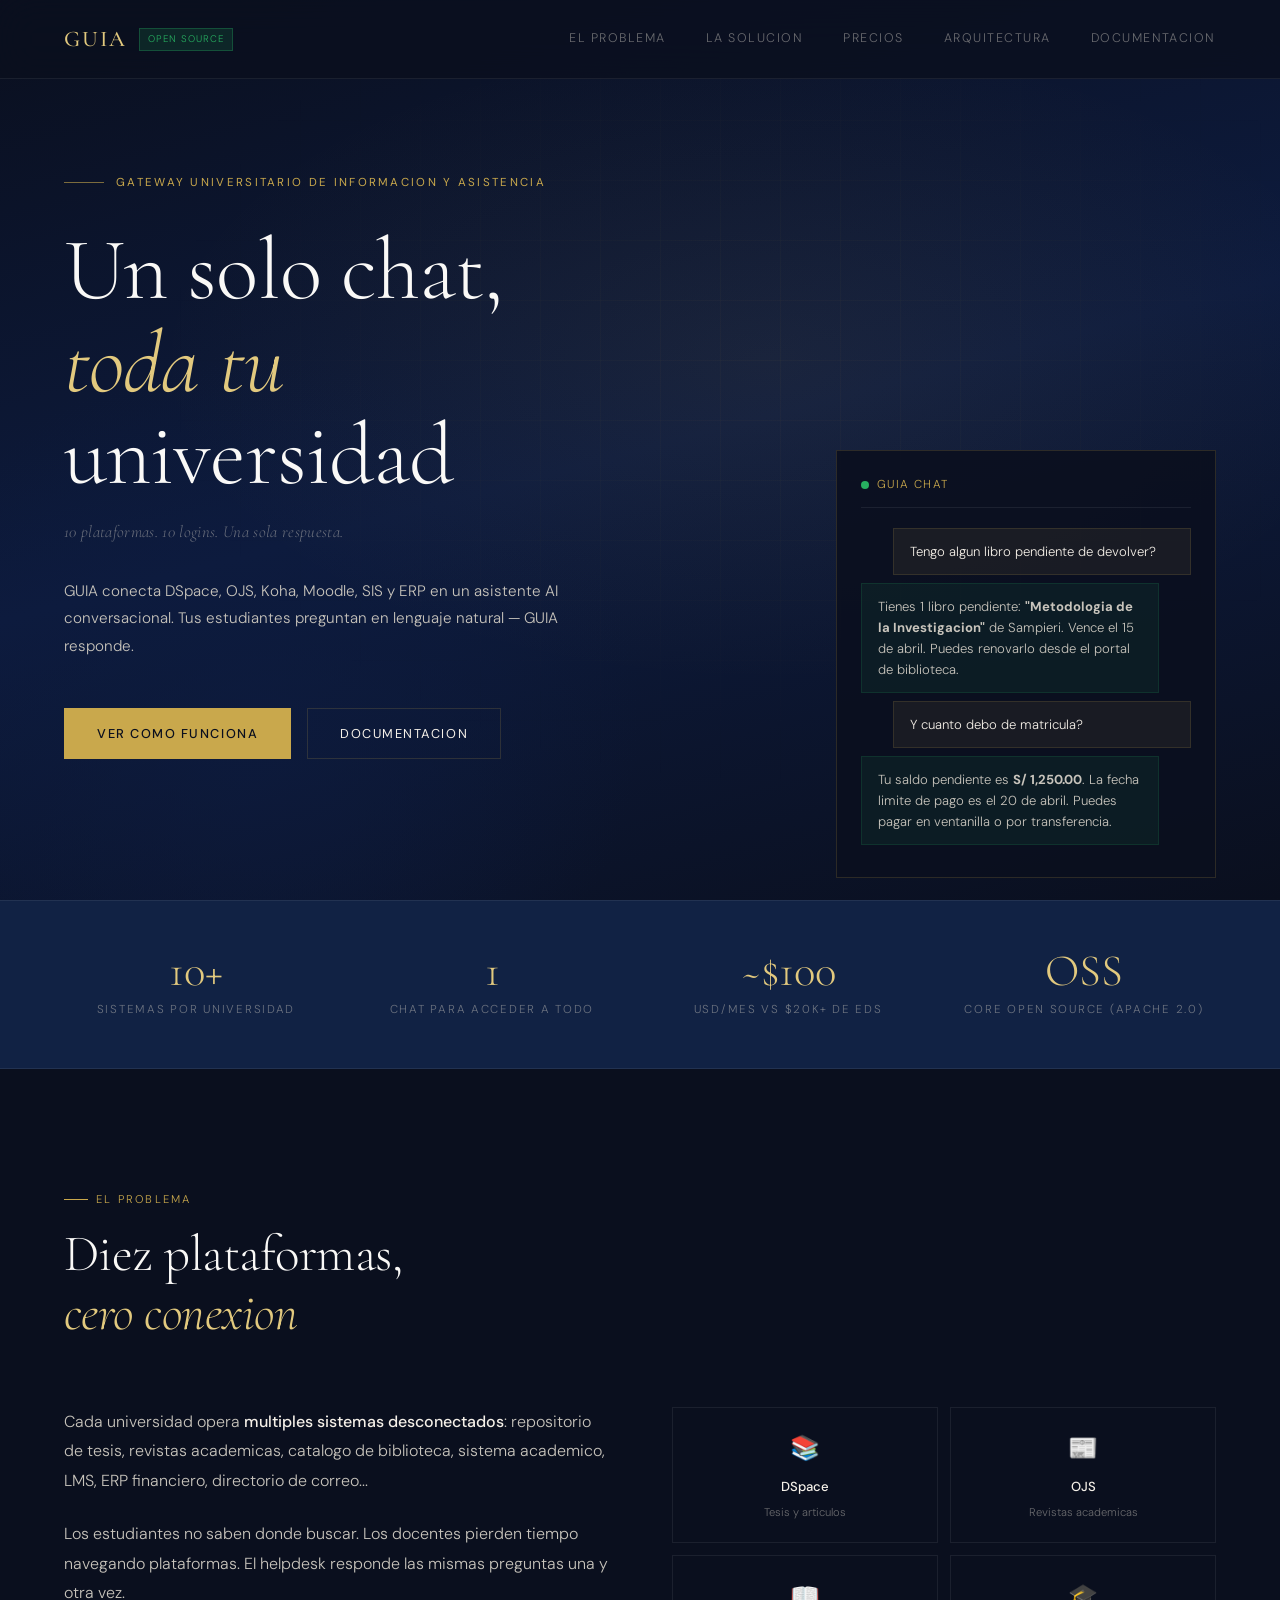
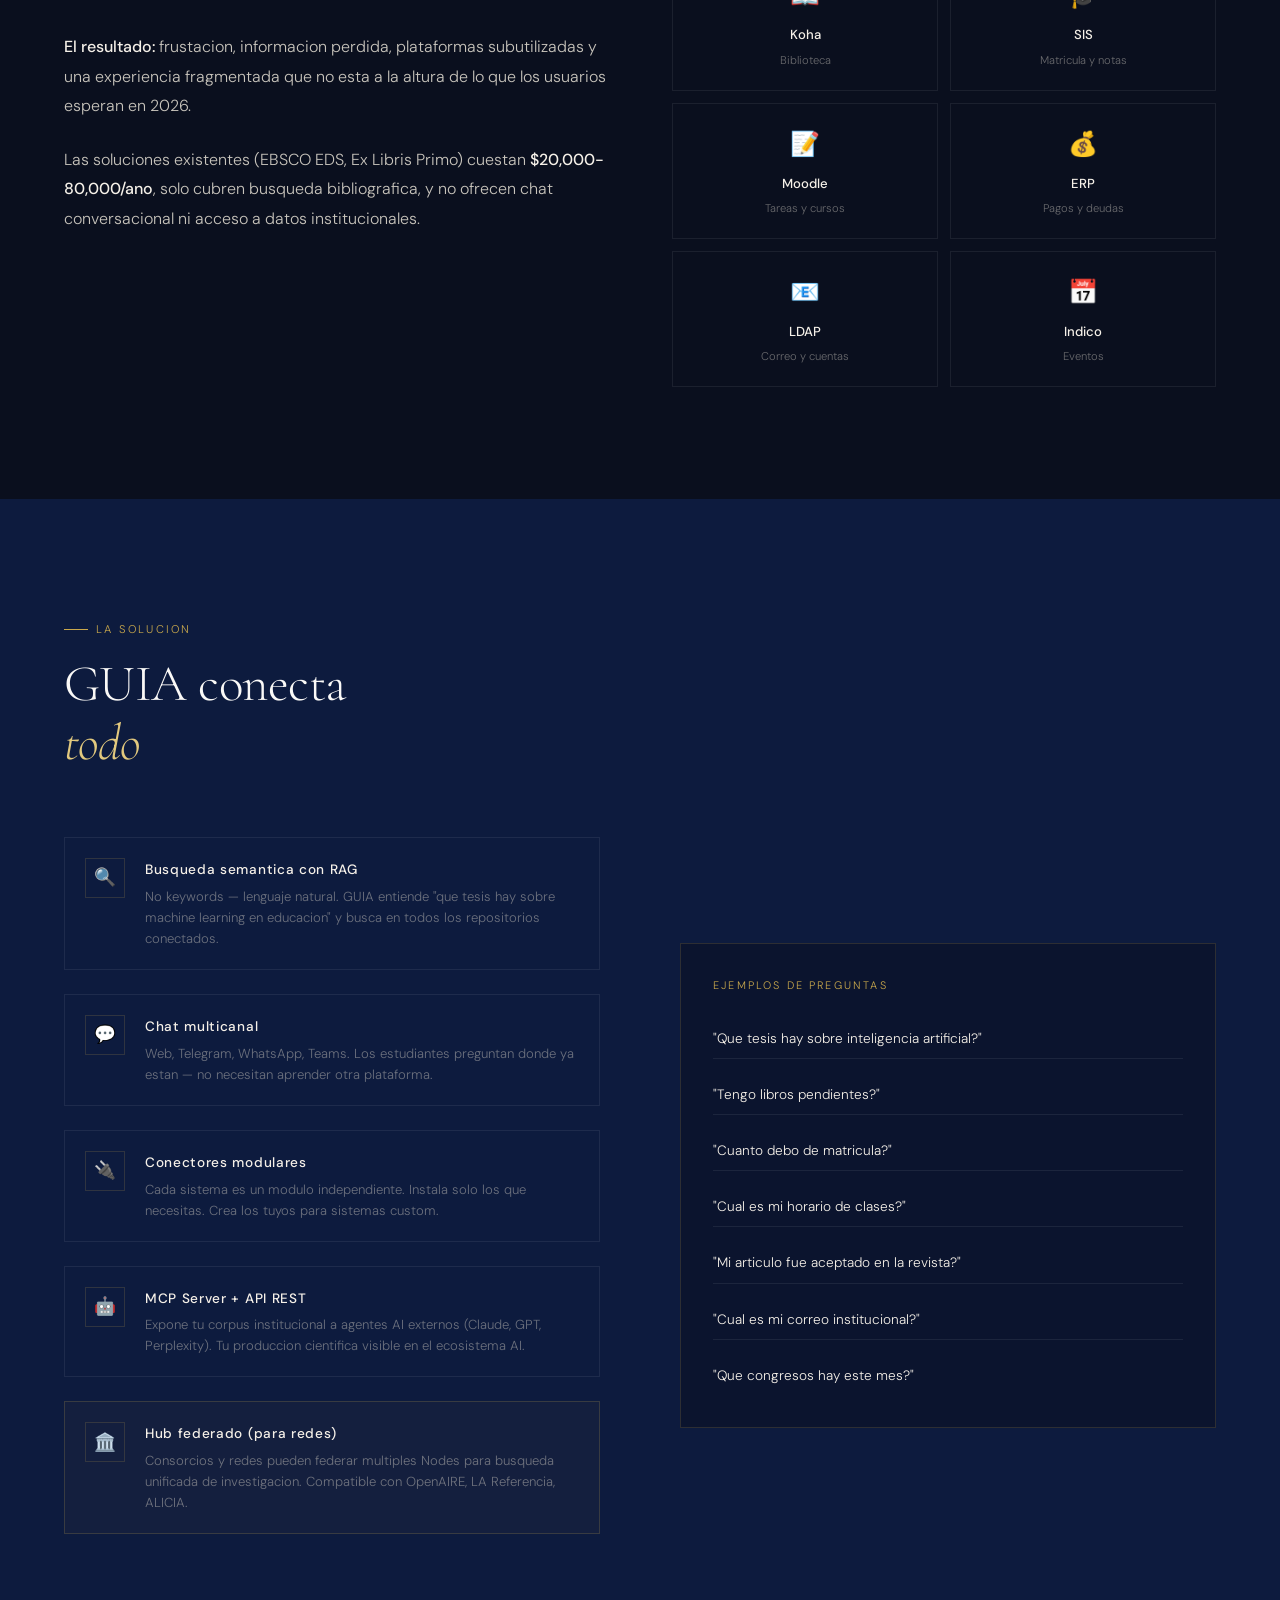
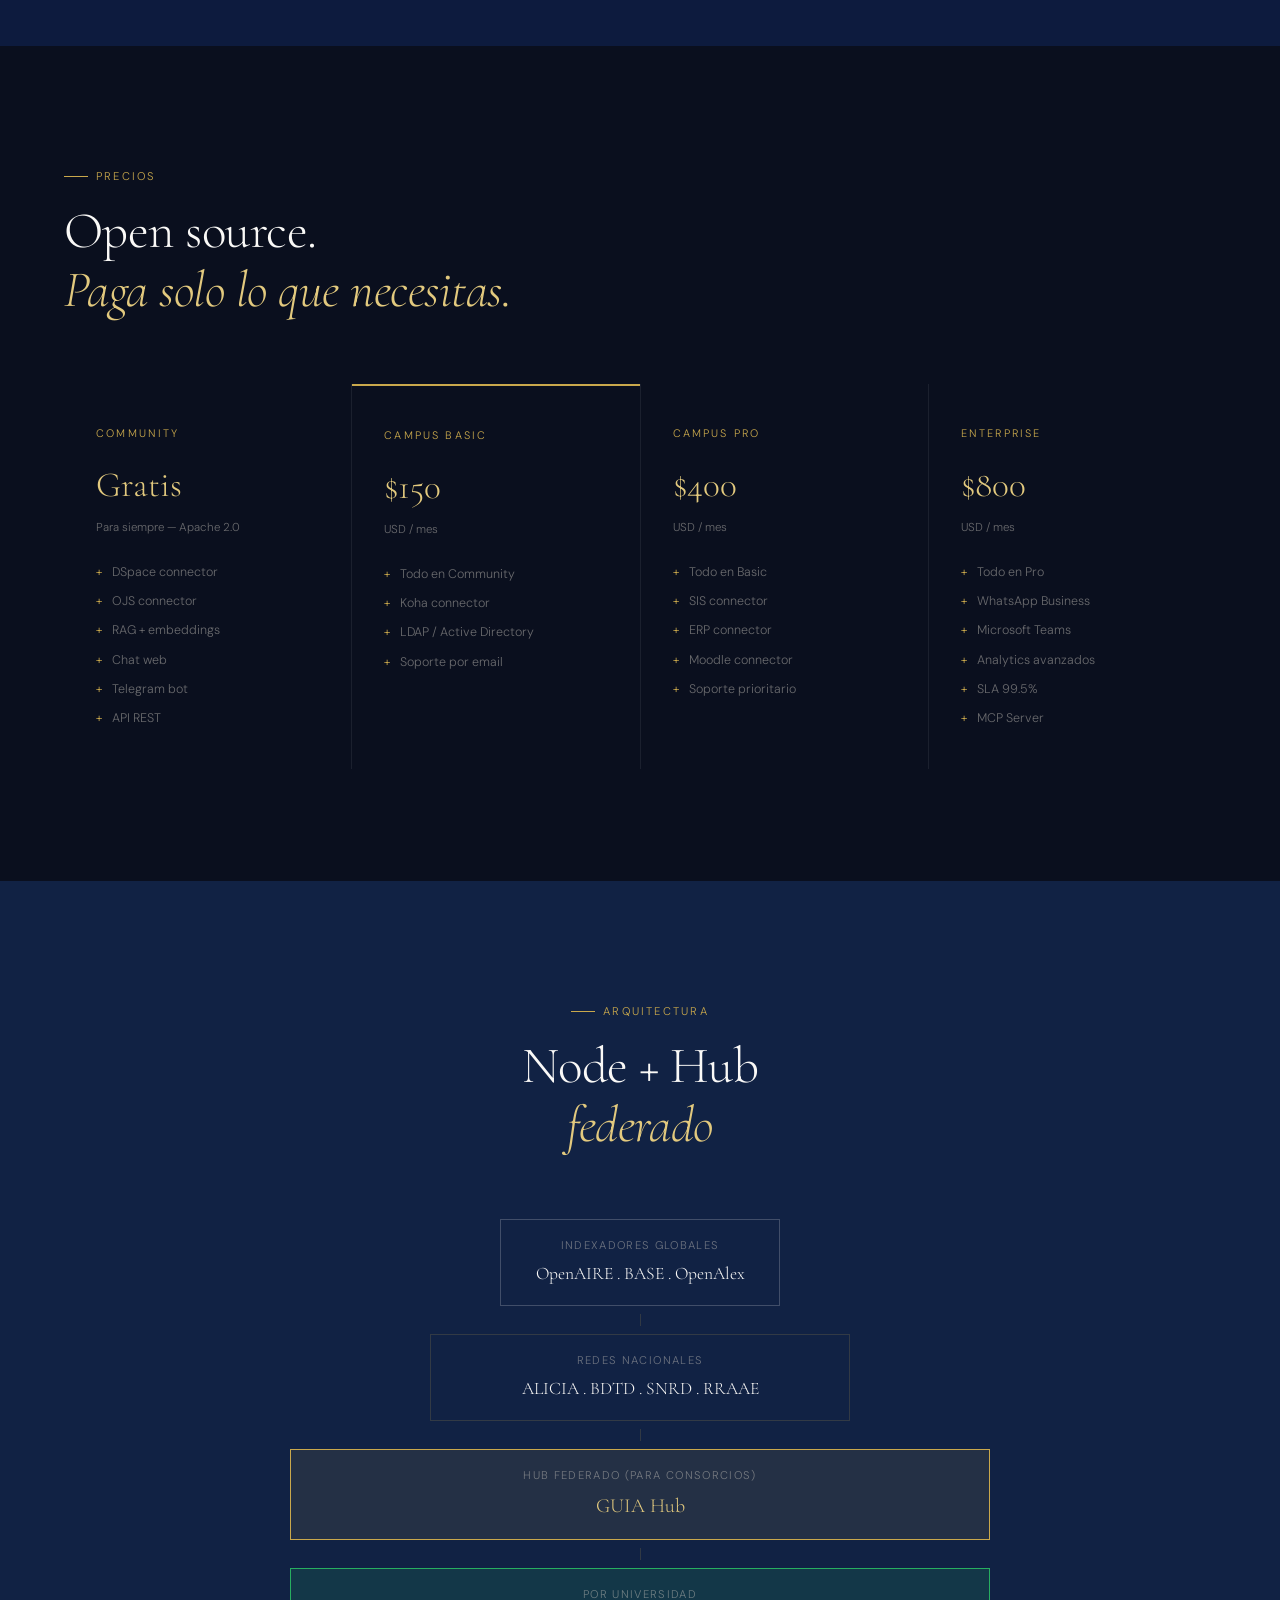
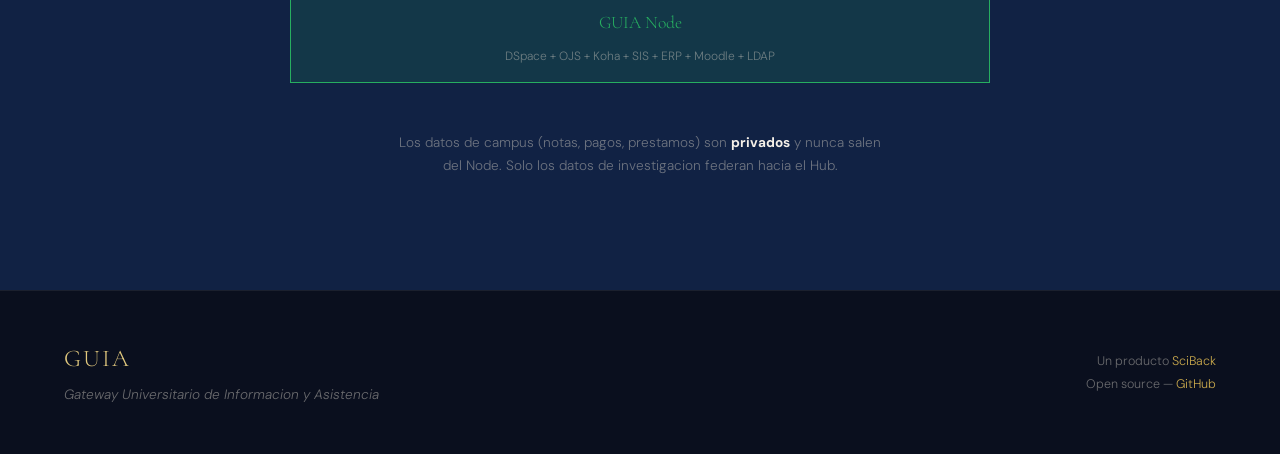
<file: index.html>
<!DOCTYPE html>
<html lang="es">
<head>
<meta charset="UTF-8">
<meta name="viewport" content="width=device-width, initial-scale=1.0">
<title>GUIA — Gateway Universitario de Informacion y Asistencia</title>
<link rel="preconnect" href="https://fonts.googleapis.com">
<link rel="preconnect" href="https://fonts.gstatic.com" crossorigin>
<link href="https://fonts.googleapis.com/css2?family=Cormorant+Garamond:ital,wght@0,300;0,400;0,500;0,600;1,300;1,400&family=DM+Sans:wght@300;400;500&family=DM+Mono:wght@400&display=swap" rel="stylesheet">
<style>
  :root {
    --midnight: #0a0f1e;
    --navy: #0d1b3e;
    --deep: #112244;
    --gold: #c9a84c;
    --gold-light: #e2c97e;
    --gold-dim: rgba(201,168,76,0.15);
    --cream: #f5f0e8;
    --cream-dim: rgba(245,240,232,0.06);
    --white: #faf9f7;
    --text: #c8c4bc;
    --text-dim: rgba(200,196,188,0.5);
    --border: rgba(201,168,76,0.18);
    --border-dim: rgba(255,255,255,0.07);
    --green: #27ae60;
    --green-dim: rgba(39,174,96,0.15);
  }
  *, *::before, *::after { box-sizing: border-box; margin: 0; padding: 0; }
  html { scroll-behavior: smooth; }
  body {
    background: var(--midnight);
    color: var(--text);
    font-family: 'DM Sans', sans-serif;
    font-weight: 300;
    line-height: 1.7;
    overflow-x: hidden;
  }
  body::before {
    content: '';
    position: fixed; inset: 0;
    background-image: url("data:image/svg+xml,%3Csvg viewBox='0 0 256 256' xmlns='http://www.w3.org/2000/svg'%3E%3Cfilter id='noise'%3E%3CfeTurbulence type='fractalNoise' baseFrequency='0.9' numOctaves='4' stitchTiles='stitch'/%3E%3C/filter%3E%3Crect width='100%25' height='100%25' filter='url(%23noise)' opacity='0.03'/%3E%3C/svg%3E");
    pointer-events: none; z-index: 0; opacity: 0.4;
  }

  /* NAV */
  nav {
    position: fixed; top: 0; left: 0; right: 0; z-index: 100;
    padding: 1.25rem 4rem;
    display: flex; align-items: center; justify-content: space-between;
    backdrop-filter: blur(20px);
    background: rgba(10,15,30,0.8);
    border-bottom: 1px solid var(--border-dim);
  }
  .nav-brand { display: flex; align-items: center; gap: 0.75rem; text-decoration: none; }
  .nav-name {
    font-family: 'Cormorant Garamond', serif;
    font-size: 1.4rem; font-weight: 500;
    color: var(--gold-light); letter-spacing: 0.08em;
  }
  .nav-tag {
    font-size: 0.6rem; letter-spacing: 0.1em; text-transform: uppercase;
    color: var(--green); background: var(--green-dim);
    padding: 0.15rem 0.5rem; border: 1px solid rgba(39,174,96,0.3);
  }
  .nav-links { display: flex; gap: 2.5rem; }
  .nav-links a {
    color: var(--text-dim); text-decoration: none;
    font-size: 0.78rem; letter-spacing: 0.12em; text-transform: uppercase;
    transition: color 0.2s;
  }
  .nav-links a:hover { color: var(--gold-light); }

  /* HERO */
  .hero {
    min-height: 100vh; display: flex; align-items: center;
    position: relative; overflow: hidden; padding: 8rem 4rem 6rem;
  }
  .hero-bg {
    position: absolute; inset: 0;
    background: radial-gradient(ellipse 80% 60% at 60% 40%, rgba(201,168,76,0.07) 0%, transparent 60%),
                radial-gradient(ellipse 60% 80% at 20% 80%, rgba(13,27,62,0.8) 0%, transparent 50%),
                linear-gradient(165deg, var(--midnight) 0%, var(--navy) 50%, var(--midnight) 100%);
  }
  .hero-grid {
    position: absolute; inset: 0;
    background-image: linear-gradient(rgba(201,168,76,0.04) 1px, transparent 1px), linear-gradient(90deg, rgba(201,168,76,0.04) 1px, transparent 1px);
    background-size: 60px 60px;
    mask-image: radial-gradient(ellipse 70% 70% at 60% 40%, black 0%, transparent 70%);
  }
  .hero-content {
    position: relative; z-index: 1; max-width: 680px;
    animation: fadeUp 1.2s ease both;
  }
  .hero-eyebrow { display: flex; align-items: center; gap: 0.75rem; margin-bottom: 2rem; }
  .hero-eyebrow-line { width: 40px; height: 1px; background: var(--gold); opacity: 0.6; }
  .hero-eyebrow-text {
    font-size: 0.72rem; letter-spacing: 0.2em; text-transform: uppercase;
    color: var(--gold); font-weight: 400;
  }
  .hero-title {
    font-family: 'Cormorant Garamond', serif;
    font-size: clamp(3.2rem, 7vw, 5.5rem);
    font-weight: 300; line-height: 1.05; color: var(--white);
    margin-bottom: 1rem; letter-spacing: -0.01em;
  }
  .hero-title em { font-style: italic; color: var(--gold-light); }
  .hero-subtitle {
    font-family: 'Cormorant Garamond', serif;
    font-size: 1.05rem; font-weight: 300; font-style: italic;
    color: var(--text-dim); margin-bottom: 2rem; letter-spacing: 0.02em;
  }
  .hero-desc {
    font-size: 0.95rem; color: var(--text);
    max-width: 520px; margin-bottom: 3rem; line-height: 1.8;
  }
  .hero-cta { display: flex; gap: 1rem; flex-wrap: wrap; }
  .btn-primary {
    padding: 0.85rem 2rem; background: var(--gold); color: var(--midnight);
    font-size: 0.8rem; letter-spacing: 0.12em; text-transform: uppercase;
    font-weight: 500; text-decoration: none; transition: all 0.2s;
    border: 1px solid var(--gold); font-family: 'DM Sans', sans-serif;
  }
  .btn-primary:hover { background: var(--gold-light); border-color: var(--gold-light); }
  .btn-secondary {
    padding: 0.85rem 2rem; background: transparent; color: var(--cream);
    font-size: 0.8rem; letter-spacing: 0.12em; text-transform: uppercase;
    font-weight: 400; text-decoration: none; border: 1px solid var(--border);
    transition: all 0.2s; font-family: 'DM Sans', sans-serif;
  }
  .btn-secondary:hover { border-color: var(--gold); color: var(--gold-light); }

  /* CHAT DEMO */
  .hero-chat {
    position: absolute; right: 4rem; top: 50%; transform: translateY(-50%);
    max-width: 380px; width: 100%;
    border: 1px solid var(--border); background: rgba(10,15,30,0.9);
    padding: 1.5rem; animation: fadeUp 1.4s 0.3s ease both;
    opacity: 0; animation-fill-mode: forwards;
  }
  .chat-header {
    display: flex; align-items: center; gap: 0.5rem;
    margin-bottom: 1.25rem; padding-bottom: 0.75rem;
    border-bottom: 1px solid var(--border-dim);
  }
  .chat-dot { width: 8px; height: 8px; border-radius: 50%; background: var(--green); }
  .chat-label { font-size: 0.72rem; letter-spacing: 0.12em; text-transform: uppercase; color: var(--gold); }
  .chat-msg {
    padding: 0.75rem 1rem; margin-bottom: 0.5rem;
    font-size: 0.82rem; line-height: 1.6;
  }
  .chat-user {
    background: rgba(201,168,76,0.08); border: 1px solid rgba(201,168,76,0.15);
    color: var(--cream); margin-left: 2rem;
  }
  .chat-bot {
    background: rgba(39,174,96,0.08); border: 1px solid rgba(39,174,96,0.15);
    color: var(--text); margin-right: 2rem;
  }

  /* STATS */
  .stats-bar {
    background: var(--deep);
    border-top: 1px solid var(--border-dim); border-bottom: 1px solid var(--border-dim);
    padding: 3rem 4rem;
    display: grid; grid-template-columns: repeat(4, 1fr); gap: 2rem;
  }
  .stat-item { text-align: center; }
  .stat-number {
    font-family: 'Cormorant Garamond', serif;
    font-size: 2.8rem; font-weight: 300; color: var(--gold-light); line-height: 1; margin-bottom: 0.4rem;
  }
  .stat-label { font-size: 0.72rem; letter-spacing: 0.15em; text-transform: uppercase; color: var(--text-dim); }

  /* SECTIONS */
  section { padding: 7rem 4rem; position: relative; }
  .section-header { margin-bottom: 4rem; }
  .section-tag {
    display: inline-flex; align-items: center; gap: 0.5rem;
    font-size: 0.7rem; letter-spacing: 0.2em; text-transform: uppercase;
    color: var(--gold); margin-bottom: 1rem;
  }
  .section-tag::before { content: ''; display: block; width: 24px; height: 1px; background: var(--gold); }
  .section-title {
    font-family: 'Cormorant Garamond', serif;
    font-size: clamp(2.2rem, 4vw, 3.2rem);
    font-weight: 300; color: var(--white); line-height: 1.15; letter-spacing: -0.01em;
  }
  .section-title em { font-style: italic; color: var(--gold-light); }

  /* PROBLEM */
  .problem { background: var(--midnight); }
  .problem-grid { display: grid; grid-template-columns: 1fr 1fr; gap: 4rem; align-items: start; }
  .problem-text p { font-size: 1rem; line-height: 1.85; color: var(--text); margin-bottom: 1.5rem; }
  .problem-text p strong { color: var(--cream); font-weight: 500; }
  .systems-grid {
    display: grid; grid-template-columns: repeat(2, 1fr); gap: 0.75rem;
  }
  .system-card {
    border: 1px solid var(--border-dim); padding: 1.25rem; text-align: center;
    transition: all 0.2s;
  }
  .system-card:hover { border-color: var(--border); background: var(--cream-dim); }
  .system-icon { font-size: 1.5rem; margin-bottom: 0.5rem; }
  .system-name { font-size: 0.82rem; color: var(--cream); margin-bottom: 0.25rem; font-weight: 500; }
  .system-desc { font-size: 0.7rem; color: var(--text-dim); }

  /* SOLUTION */
  .solution { background: var(--navy); }
  .solution-grid { display: grid; grid-template-columns: 1fr 1fr; gap: 5rem; align-items: center; }
  .feature-item {
    display: flex; gap: 1.25rem; padding: 1.25rem;
    border: 1px solid var(--border-dim); transition: all 0.2s;
  }
  .feature-item:hover { border-color: var(--border); background: var(--cream-dim); }
  .feature-icon {
    width: 40px; height: 40px; flex-shrink: 0;
    display: flex; align-items: center; justify-content: center;
    border: 1px solid var(--border); font-size: 1.1rem;
  }
  .feature-content h4 { font-size: 0.85rem; letter-spacing: 0.05em; color: var(--cream); margin-bottom: 0.3rem; font-weight: 500; }
  .feature-content p { font-size: 0.82rem; color: var(--text-dim); line-height: 1.6; }

  /* PRICING */
  .pricing { background: var(--midnight); }
  .pricing-grid { display: grid; grid-template-columns: repeat(4, 1fr); gap: 1px; background: var(--border-dim); }
  .pricing-card { background: var(--midnight); padding: 2.5rem 2rem; transition: background 0.2s; }
  .pricing-card:hover { background: rgba(201,168,76,0.04); }
  .pricing-card.featured { border-top: 2px solid var(--gold); }
  .pricing-tier {
    font-size: 0.68rem; letter-spacing: 0.2em; text-transform: uppercase;
    color: var(--gold); margin-bottom: 0.75rem;
  }
  .pricing-price {
    font-family: 'Cormorant Garamond', serif;
    font-size: 2.2rem; font-weight: 300; color: var(--gold-light); margin-bottom: 0.25rem;
  }
  .pricing-period { font-size: 0.72rem; color: var(--text-dim); margin-bottom: 1.5rem; }
  .pricing-features { list-style: none; display: flex; flex-direction: column; gap: 0.5rem; }
  .pricing-features li {
    font-size: 0.78rem; color: var(--text-dim); padding-left: 1rem; position: relative;
  }
  .pricing-features li::before { content: '+'; position: absolute; left: 0; color: var(--gold); }

  /* ARCHITECTURE */
  .architecture { background: var(--deep); }
  .arch-visual {
    display: flex; flex-direction: column; align-items: center; gap: 0.5rem;
    max-width: 700px; margin: 0 auto;
  }
  .arch-layer {
    border: 1px solid var(--border); padding: 1rem 2rem; text-align: center;
    transition: all 0.25s; cursor: default; position: relative;
  }
  .arch-layer:hover { border-color: var(--gold); background: var(--gold-dim); }
  .arch-layer.hub { border-color: var(--gold); background: rgba(201,168,76,0.1); width: 100%; }
  .arch-layer.node { width: 80%; border-color: var(--green); background: var(--green-dim); }
  .arch-layer.wide { width: 60%; }
  .arch-layer.narrow { width: 40%; border-color: rgba(255,255,255,0.2); }
  .arch-label { font-size: 0.7rem; letter-spacing: 0.12em; text-transform: uppercase; color: var(--text-dim); margin-bottom: 0.25rem; }
  .arch-name { font-family: 'Cormorant Garamond', serif; font-size: 1.1rem; color: var(--white); }
  .arch-layer.hub .arch-name { color: var(--gold-light); font-size: 1.25rem; }
  .arch-layer.node .arch-name { color: var(--green); }
  .arch-connector { width: 1px; height: 12px; background: var(--border); margin: 0 auto; }

  /* FOOTER */
  footer {
    background: var(--midnight); border-top: 1px solid var(--border-dim);
    padding: 3rem 4rem; display: flex; justify-content: space-between; align-items: center;
  }
  .footer-brand {
    font-family: 'Cormorant Garamond', serif;
    font-size: 1.5rem; font-weight: 300; color: var(--gold-light); letter-spacing: 0.08em;
  }
  .footer-tagline { font-style: italic; font-size: 0.85rem; color: var(--text-dim); margin-top: 0.25rem; }
  .footer-info { text-align: right; font-size: 0.78rem; color: var(--text-dim); line-height: 1.8; }
  .footer-info a { color: var(--gold); text-decoration: none; }

  /* ANIMATIONS */
  @keyframes fadeUp { from { opacity: 0; transform: translateY(24px); } to { opacity: 1; transform: translateY(0); } }
  .reveal { opacity: 0; transform: translateY(20px); transition: opacity 0.7s ease, transform 0.7s ease; }
  .reveal.visible { opacity: 1; transform: none; }
  .reveal-delay-1 { transition-delay: 0.1s; }
  .reveal-delay-2 { transition-delay: 0.2s; }
  .reveal-delay-3 { transition-delay: 0.3s; }

  @media (max-width: 1100px) {
    nav { padding: 1.25rem 2rem; }
    .hero { padding: 8rem 2rem 6rem; }
    .hero-chat { display: none; }
    section { padding: 5rem 2rem; }
    .stats-bar { padding: 2rem; grid-template-columns: repeat(2, 1fr); }
    .problem-grid, .solution-grid { grid-template-columns: 1fr; gap: 3rem; }
    .pricing-grid { grid-template-columns: 1fr; }
    .systems-grid { grid-template-columns: repeat(3, 1fr); }
    footer { flex-direction: column; gap: 1.5rem; text-align: center; }
    .footer-info { text-align: center; }
    .nav-links { display: none; }
  }
</style>
</head>
<body>

<!-- NAV -->
<nav>
  <a href="#" class="nav-brand">
    <span class="nav-name">GUIA</span>
    <span class="nav-tag">Open Source</span>
  </a>
  <div class="nav-links">
    <a href="#problem">El Problema</a>
    <a href="#solution">La Solucion</a>
    <a href="#pricing">Precios</a>
    <a href="#architecture">Arquitectura</a>
    <a href="docs/">Documentacion</a>
  </div>
</nav>

<!-- HERO -->
<section class="hero">
  <div class="hero-bg"></div>
  <div class="hero-grid"></div>
  <div class="hero-content">
    <div class="hero-eyebrow">
      <div class="hero-eyebrow-line"></div>
      <span class="hero-eyebrow-text">Gateway Universitario de Informacion y Asistencia</span>
    </div>
    <h1 class="hero-title">
      Un solo chat,<br><em>toda tu</em><br>universidad
    </h1>
    <p class="hero-subtitle">10 plataformas. 10 logins. Una sola respuesta.</p>
    <p class="hero-desc">GUIA conecta DSpace, OJS, Koha, Moodle, SIS y ERP en un asistente AI conversacional. Tus estudiantes preguntan en lenguaje natural — GUIA responde.</p>
    <div class="hero-cta">
      <a href="#solution" class="btn-primary">Ver como funciona</a>
      <a href="docs/" class="btn-secondary">Documentacion</a>
    </div>
  </div>
  <div class="hero-chat">
    <div class="chat-header">
      <div class="chat-dot"></div>
      <span class="chat-label">GUIA Chat</span>
    </div>
    <div class="chat-msg chat-user">Tengo algun libro pendiente de devolver?</div>
    <div class="chat-msg chat-bot">Tienes 1 libro pendiente: <strong>"Metodologia de la Investigacion"</strong> de Sampieri. Vence el 15 de abril. Puedes renovarlo desde el portal de biblioteca.</div>
    <div class="chat-msg chat-user">Y cuanto debo de matricula?</div>
    <div class="chat-msg chat-bot">Tu saldo pendiente es <strong>S/ 1,250.00</strong>. La fecha limite de pago es el 20 de abril. Puedes pagar en ventanilla o por transferencia.</div>
  </div>
</section>

<!-- STATS -->
<div class="stats-bar reveal">
  <div class="stat-item">
    <div class="stat-number">10+</div>
    <div class="stat-label">Sistemas por universidad</div>
  </div>
  <div class="stat-item">
    <div class="stat-number">1</div>
    <div class="stat-label">Chat para acceder a todo</div>
  </div>
  <div class="stat-item">
    <div class="stat-number">~$100</div>
    <div class="stat-label">USD/mes vs $20K+ de EDS</div>
  </div>
  <div class="stat-item">
    <div class="stat-number">OSS</div>
    <div class="stat-label">Core open source (Apache 2.0)</div>
  </div>
</div>

<!-- PROBLEM -->
<section class="problem" id="problem">
  <div class="section-header reveal">
    <div class="section-tag">El Problema</div>
    <h2 class="section-title">Diez plataformas,<br><em>cero conexion</em></h2>
  </div>
  <div class="problem-grid">
    <div class="problem-text reveal">
      <p>Cada universidad opera <strong>multiples sistemas desconectados</strong>: repositorio de tesis, revistas academicas, catalogo de biblioteca, sistema academico, LMS, ERP financiero, directorio de correo...</p>
      <p>Los estudiantes no saben donde buscar. Los docentes pierden tiempo navegando plataformas. El helpdesk responde las mismas preguntas una y otra vez.</p>
      <p><strong>El resultado:</strong> frustacion, informacion perdida, plataformas subutilizadas y una experiencia fragmentada que no esta a la altura de lo que los usuarios esperan en 2026.</p>
      <p>Las soluciones existentes (EBSCO EDS, Ex Libris Primo) cuestan <strong>$20,000-80,000/ano</strong>, solo cubren busqueda bibliografica, y no ofrecen chat conversacional ni acceso a datos institucionales.</p>
    </div>
    <div class="systems-grid reveal reveal-delay-1">
      <div class="system-card">
        <div class="system-icon">📚</div>
        <div class="system-name">DSpace</div>
        <div class="system-desc">Tesis y articulos</div>
      </div>
      <div class="system-card">
        <div class="system-icon">📰</div>
        <div class="system-name">OJS</div>
        <div class="system-desc">Revistas academicas</div>
      </div>
      <div class="system-card">
        <div class="system-icon">📖</div>
        <div class="system-name">Koha</div>
        <div class="system-desc">Biblioteca</div>
      </div>
      <div class="system-card">
        <div class="system-icon">🎓</div>
        <div class="system-name">SIS</div>
        <div class="system-desc">Matricula y notas</div>
      </div>
      <div class="system-card">
        <div class="system-icon">📝</div>
        <div class="system-name">Moodle</div>
        <div class="system-desc">Tareas y cursos</div>
      </div>
      <div class="system-card">
        <div class="system-icon">💰</div>
        <div class="system-name">ERP</div>
        <div class="system-desc">Pagos y deudas</div>
      </div>
      <div class="system-card">
        <div class="system-icon">📧</div>
        <div class="system-name">LDAP</div>
        <div class="system-desc">Correo y cuentas</div>
      </div>
      <div class="system-card">
        <div class="system-icon">📅</div>
        <div class="system-name">Indico</div>
        <div class="system-desc">Eventos</div>
      </div>
    </div>
  </div>
</section>

<!-- SOLUTION -->
<section class="solution" id="solution">
  <div class="section-header reveal">
    <div class="section-tag">La Solucion</div>
    <h2 class="section-title">GUIA conecta<br><em>todo</em></h2>
  </div>
  <div class="solution-grid">
    <div style="display:flex;flex-direction:column;gap:1.5rem;" class="reveal">
      <div class="feature-item">
        <div class="feature-icon">🔍</div>
        <div class="feature-content">
          <h4>Busqueda semantica con RAG</h4>
          <p>No keywords — lenguaje natural. GUIA entiende "que tesis hay sobre machine learning en educacion" y busca en todos los repositorios conectados.</p>
        </div>
      </div>
      <div class="feature-item">
        <div class="feature-icon">💬</div>
        <div class="feature-content">
          <h4>Chat multicanal</h4>
          <p>Web, Telegram, WhatsApp, Teams. Los estudiantes preguntan donde ya estan — no necesitan aprender otra plataforma.</p>
        </div>
      </div>
      <div class="feature-item">
        <div class="feature-icon">🔌</div>
        <div class="feature-content">
          <h4>Conectores modulares</h4>
          <p>Cada sistema es un modulo independiente. Instala solo los que necesitas. Crea los tuyos para sistemas custom.</p>
        </div>
      </div>
      <div class="feature-item">
        <div class="feature-icon">🤖</div>
        <div class="feature-content">
          <h4>MCP Server + API REST</h4>
          <p>Expone tu corpus institucional a agentes AI externos (Claude, GPT, Perplexity). Tu produccion cientifica visible en el ecosistema AI.</p>
        </div>
      </div>
      <div class="feature-item" style="border-color: rgba(201,168,76,0.2); background: rgba(201,168,76,0.03);">
        <div class="feature-icon">🏛️</div>
        <div class="feature-content">
          <h4>Hub federado (para redes)</h4>
          <p>Consorcios y redes pueden federar multiples Nodes para busqueda unificada de investigacion. Compatible con OpenAIRE, LA Referencia, ALICIA.</p>
        </div>
      </div>
    </div>
    <div class="reveal reveal-delay-1" style="display:flex;flex-direction:column;gap:1rem;">
      <div style="border:1px solid var(--border);padding:2rem;background:rgba(10,15,30,0.5);">
        <div style="font-size:0.68rem;letter-spacing:0.2em;text-transform:uppercase;color:var(--gold);margin-bottom:1.5rem;">Ejemplos de preguntas</div>
        <div style="display:flex;flex-direction:column;gap:1rem;">
          <div style="font-size:0.85rem;color:var(--cream);padding:0.5rem 0;border-bottom:1px solid var(--border-dim);">"Que tesis hay sobre inteligencia artificial?"</div>
          <div style="font-size:0.85rem;color:var(--cream);padding:0.5rem 0;border-bottom:1px solid var(--border-dim);">"Tengo libros pendientes?"</div>
          <div style="font-size:0.85rem;color:var(--cream);padding:0.5rem 0;border-bottom:1px solid var(--border-dim);">"Cuanto debo de matricula?"</div>
          <div style="font-size:0.85rem;color:var(--cream);padding:0.5rem 0;border-bottom:1px solid var(--border-dim);">"Cual es mi horario de clases?"</div>
          <div style="font-size:0.85rem;color:var(--cream);padding:0.5rem 0;border-bottom:1px solid var(--border-dim);">"Mi articulo fue aceptado en la revista?"</div>
          <div style="font-size:0.85rem;color:var(--cream);padding:0.5rem 0;border-bottom:1px solid var(--border-dim);">"Cual es mi correo institucional?"</div>
          <div style="font-size:0.85rem;color:var(--cream);padding:0.5rem 0;">"Que congresos hay este mes?"</div>
        </div>
      </div>
    </div>
  </div>
</section>

<!-- PRICING -->
<section class="pricing" id="pricing">
  <div class="section-header reveal">
    <div class="section-tag">Precios</div>
    <h2 class="section-title">Open source.<br><em>Paga solo lo que necesitas.</em></h2>
  </div>
  <div class="pricing-grid reveal">
    <div class="pricing-card">
      <div class="pricing-tier">Community</div>
      <div class="pricing-price">Gratis</div>
      <div class="pricing-period">Para siempre — Apache 2.0</div>
      <ul class="pricing-features">
        <li>DSpace connector</li>
        <li>OJS connector</li>
        <li>RAG + embeddings</li>
        <li>Chat web</li>
        <li>Telegram bot</li>
        <li>API REST</li>
      </ul>
    </div>
    <div class="pricing-card featured">
      <div class="pricing-tier">Campus Basic</div>
      <div class="pricing-price">$150</div>
      <div class="pricing-period">USD / mes</div>
      <ul class="pricing-features">
        <li>Todo en Community</li>
        <li>Koha connector</li>
        <li>LDAP / Active Directory</li>
        <li>Soporte por email</li>
      </ul>
    </div>
    <div class="pricing-card">
      <div class="pricing-tier">Campus Pro</div>
      <div class="pricing-price">$400</div>
      <div class="pricing-period">USD / mes</div>
      <ul class="pricing-features">
        <li>Todo en Basic</li>
        <li>SIS connector</li>
        <li>ERP connector</li>
        <li>Moodle connector</li>
        <li>Soporte prioritario</li>
      </ul>
    </div>
    <div class="pricing-card">
      <div class="pricing-tier">Enterprise</div>
      <div class="pricing-price">$800</div>
      <div class="pricing-period">USD / mes</div>
      <ul class="pricing-features">
        <li>Todo en Pro</li>
        <li>WhatsApp Business</li>
        <li>Microsoft Teams</li>
        <li>Analytics avanzados</li>
        <li>SLA 99.5%</li>
        <li>MCP Server</li>
      </ul>
    </div>
  </div>
</section>

<!-- ARCHITECTURE -->
<section class="architecture" id="architecture">
  <div class="section-header reveal" style="text-align:center;">
    <div class="section-tag" style="justify-content:center;">Arquitectura</div>
    <h2 class="section-title">Node + Hub<br><em>federado</em></h2>
  </div>
  <div class="arch-visual reveal">
    <div class="arch-layer narrow">
      <div class="arch-label">Indexadores globales</div>
      <div class="arch-name">OpenAIRE . BASE . OpenAlex</div>
    </div>
    <div class="arch-connector"></div>
    <div class="arch-layer wide">
      <div class="arch-label">Redes nacionales</div>
      <div class="arch-name">ALICIA . BDTD . SNRD . RRAAE</div>
    </div>
    <div class="arch-connector"></div>
    <div class="arch-layer hub">
      <div class="arch-label">Hub federado (para consorcios)</div>
      <div class="arch-name">GUIA Hub</div>
    </div>
    <div class="arch-connector"></div>
    <div class="arch-layer node" style="width:100%;">
      <div class="arch-label">Por universidad</div>
      <div class="arch-name">GUIA Node</div>
      <div style="font-size:0.75rem;color:var(--text-dim);margin-top:0.5rem;">DSpace + OJS + Koha + SIS + ERP + Moodle + LDAP</div>
    </div>
  </div>
  <div style="text-align:center;margin-top:3rem;" class="reveal reveal-delay-1">
    <p style="font-size:0.85rem;color:var(--text-dim);max-width:500px;margin:0 auto;">Los datos de campus (notas, pagos, prestamos) son <strong style="color:var(--cream);">privados</strong> y nunca salen del Node. Solo los datos de investigacion federan hacia el Hub.</p>
  </div>
</section>

<!-- FOOTER -->
<footer>
  <div>
    <div class="footer-brand">GUIA</div>
    <div class="footer-tagline">Gateway Universitario de Informacion y Asistencia</div>
  </div>
  <div class="footer-info">
    Un producto <a href="https://sciback.com">SciBack</a><br>
    Open source — <a href="https://github.com/SciBack/guia">GitHub</a>
  </div>
</footer>

<script>
const observer = new IntersectionObserver((entries) => {
  entries.forEach(e => { if (e.isIntersecting) e.target.classList.add('visible'); });
}, { threshold: 0.1 });
document.querySelectorAll('.reveal').forEach(el => observer.observe(el));
</script>
</body>
</html>
</file>
